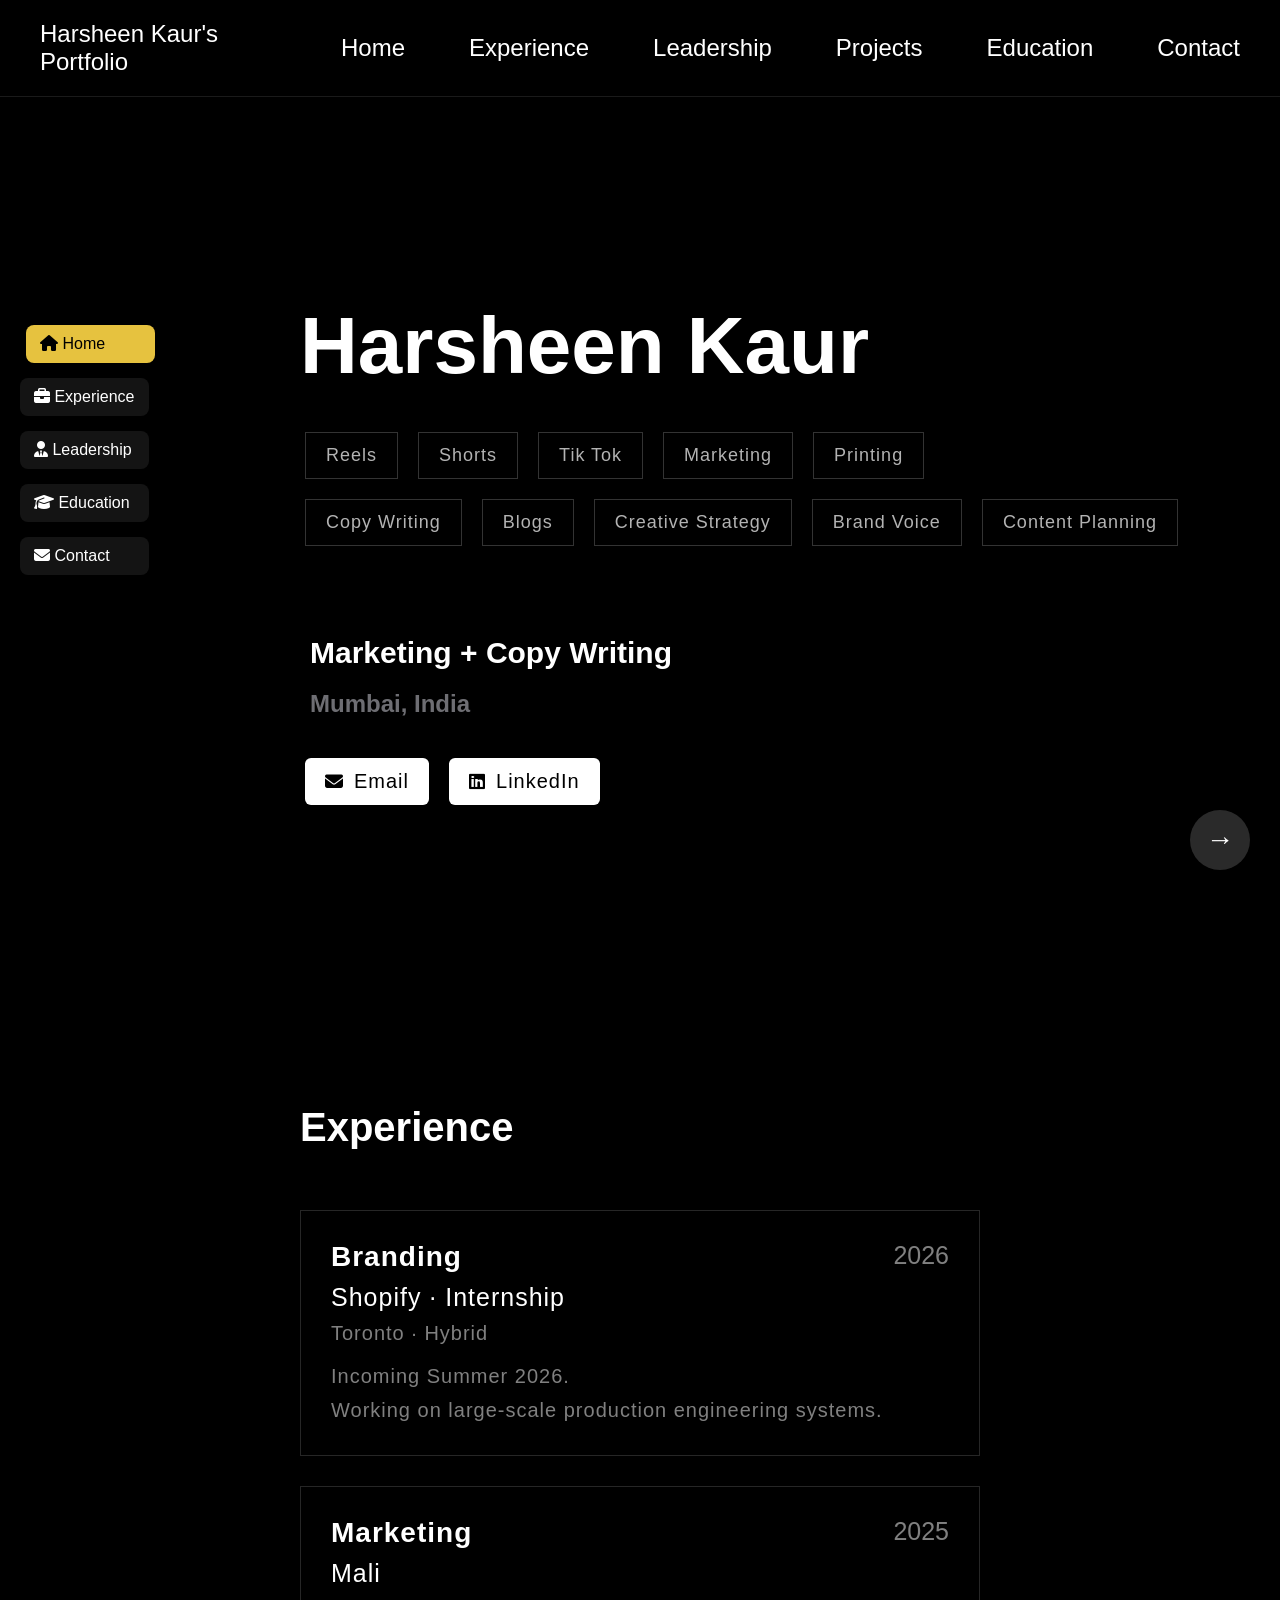
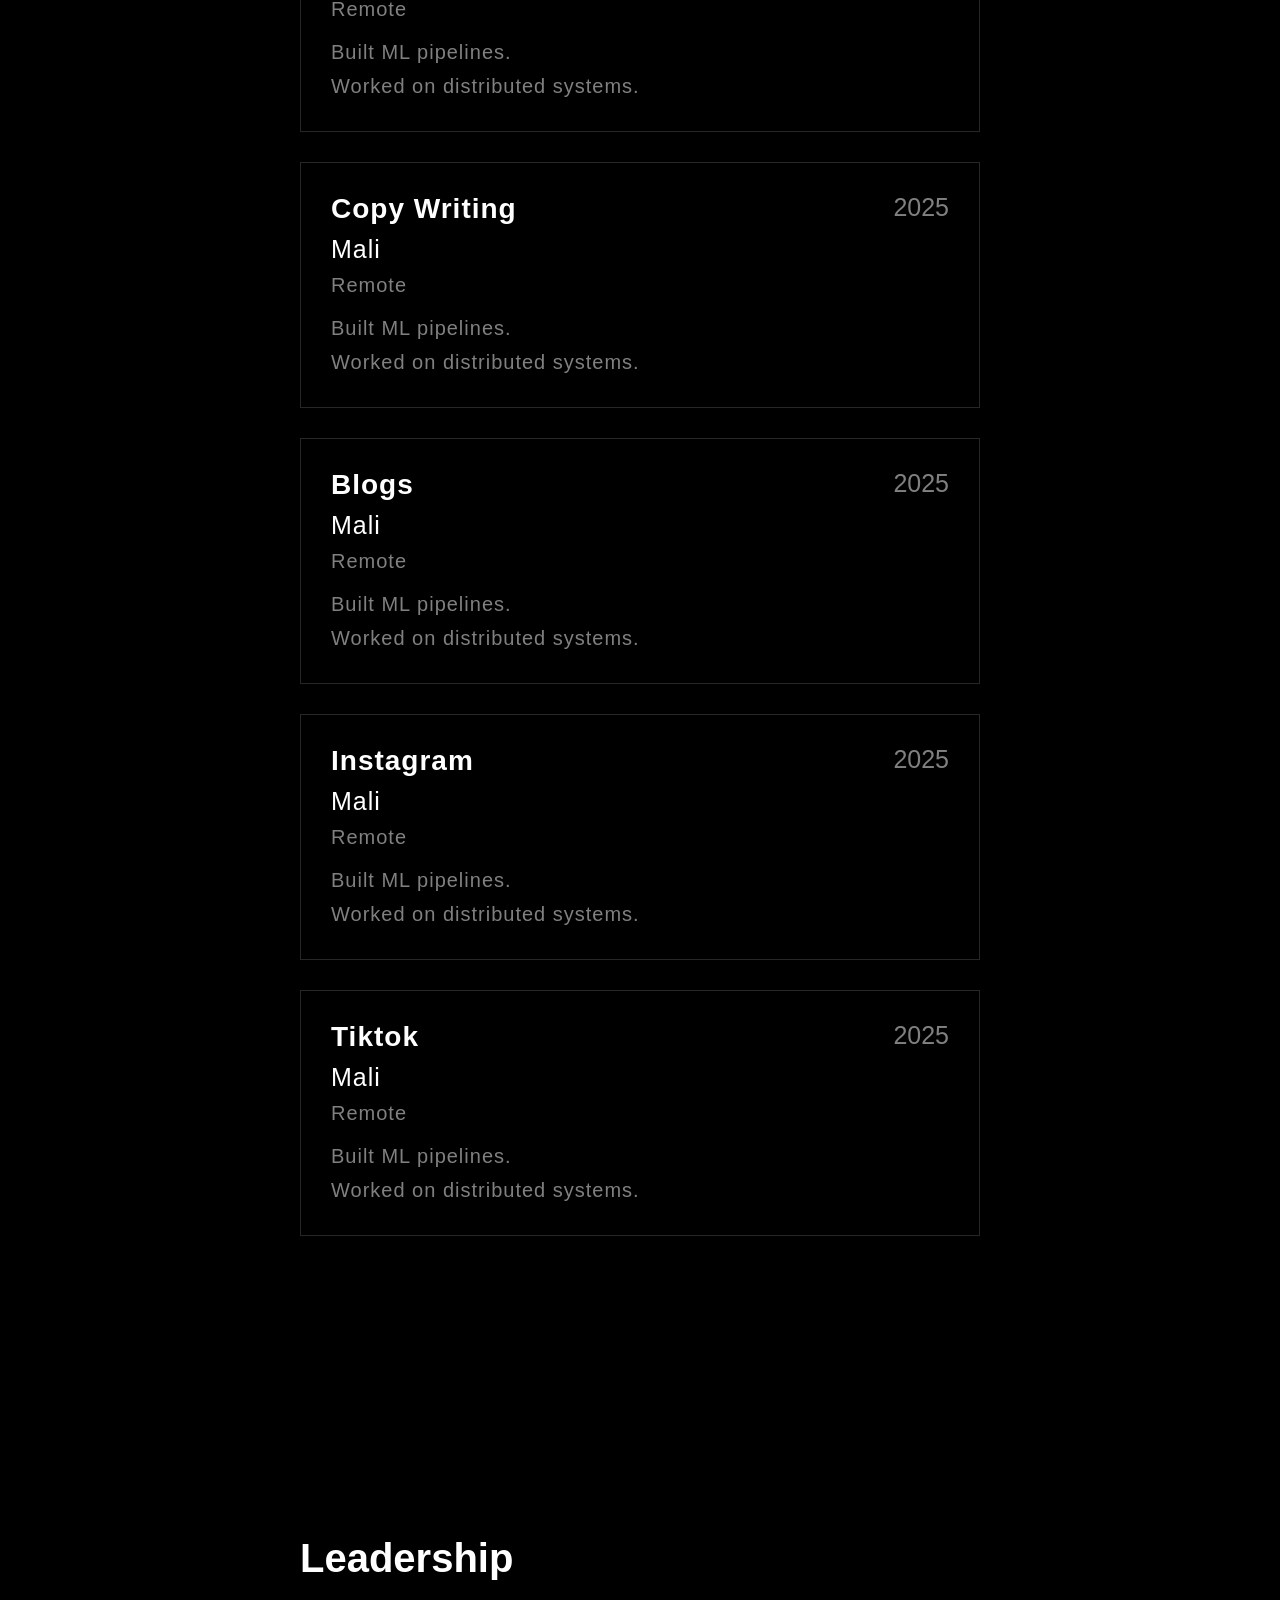
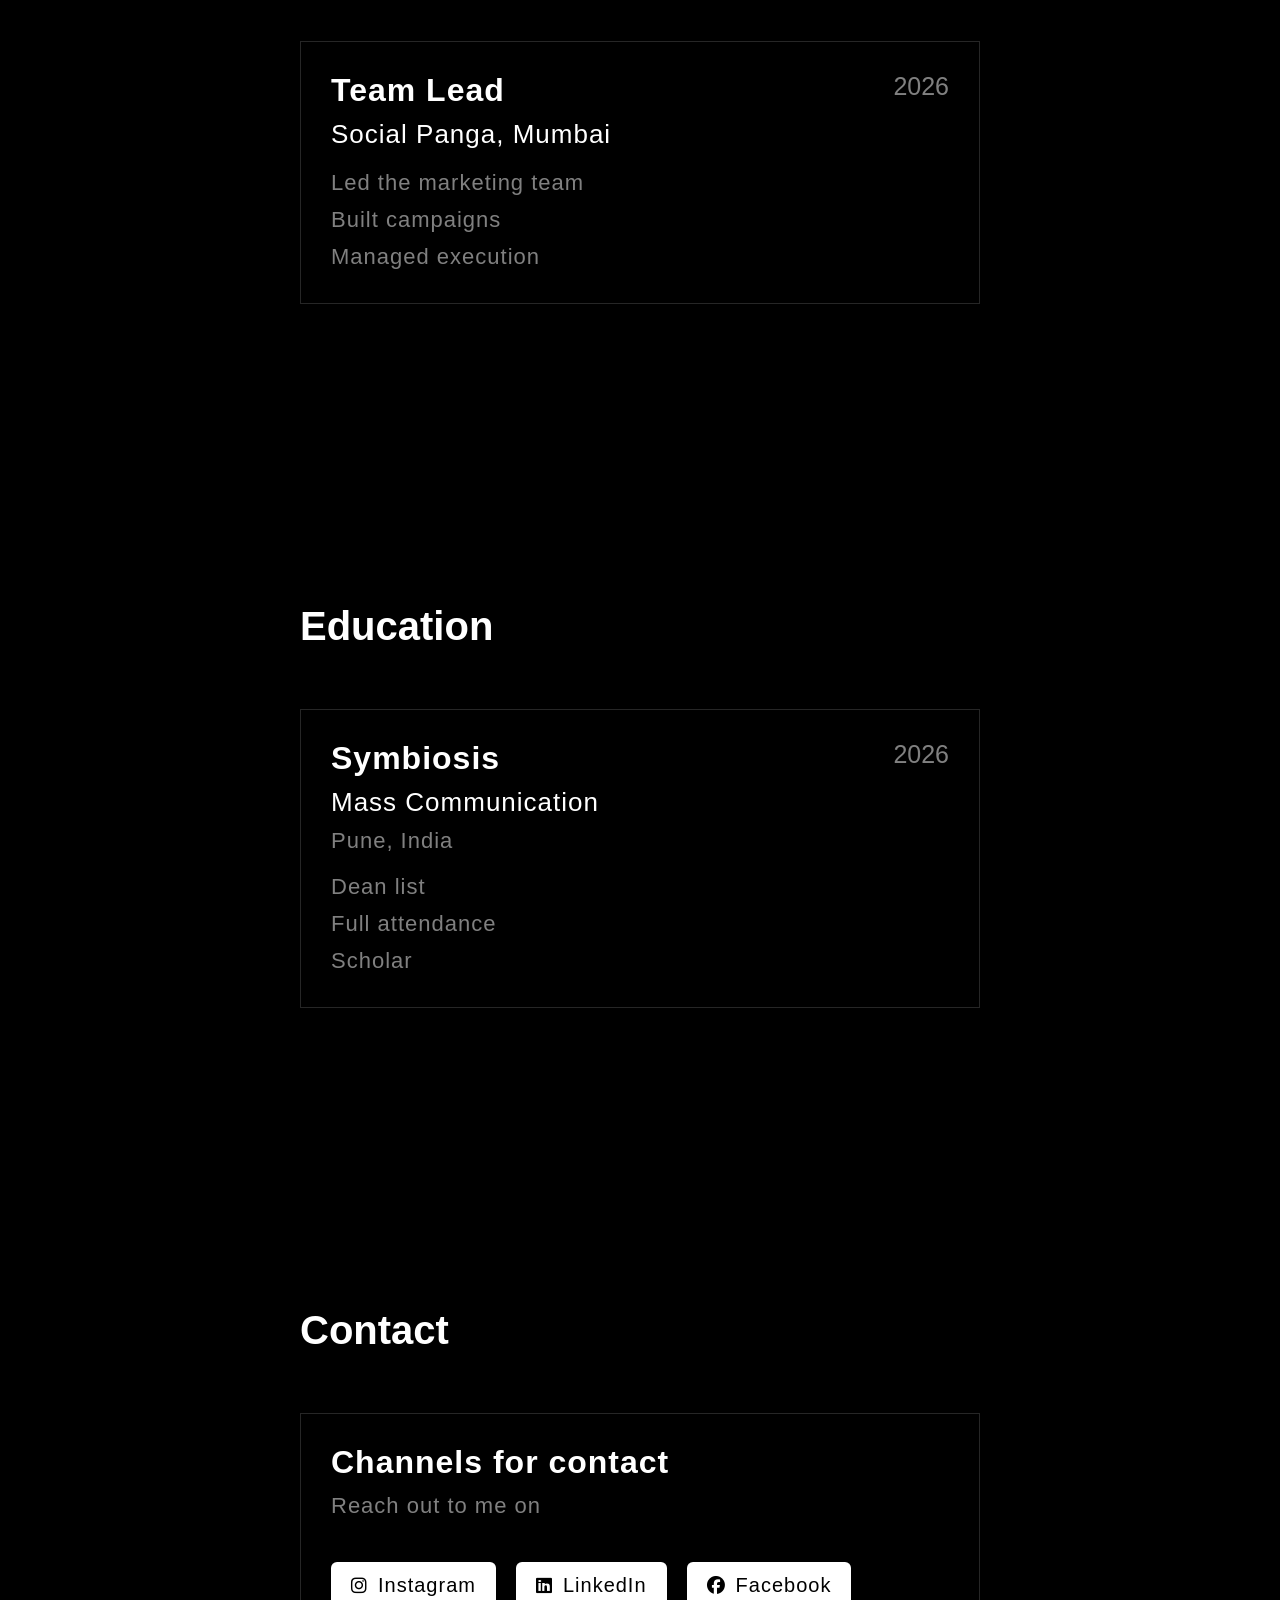
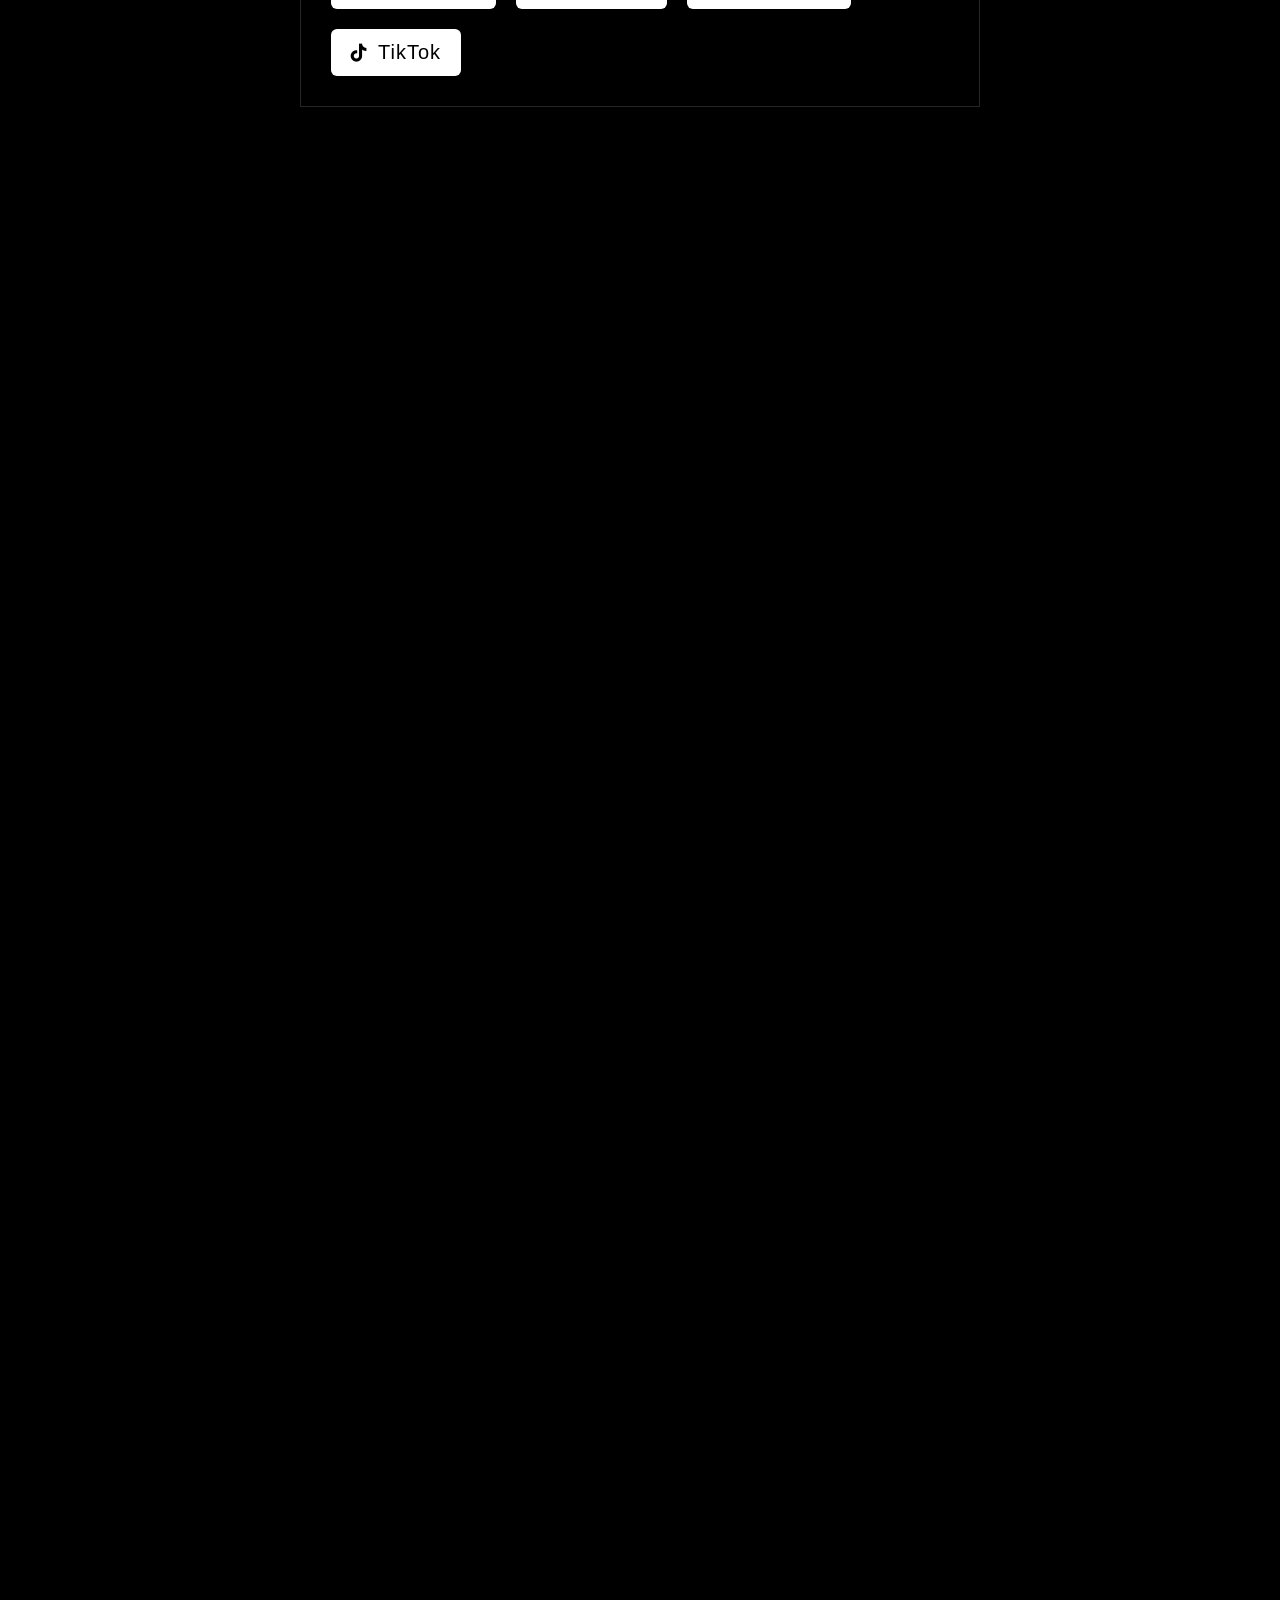
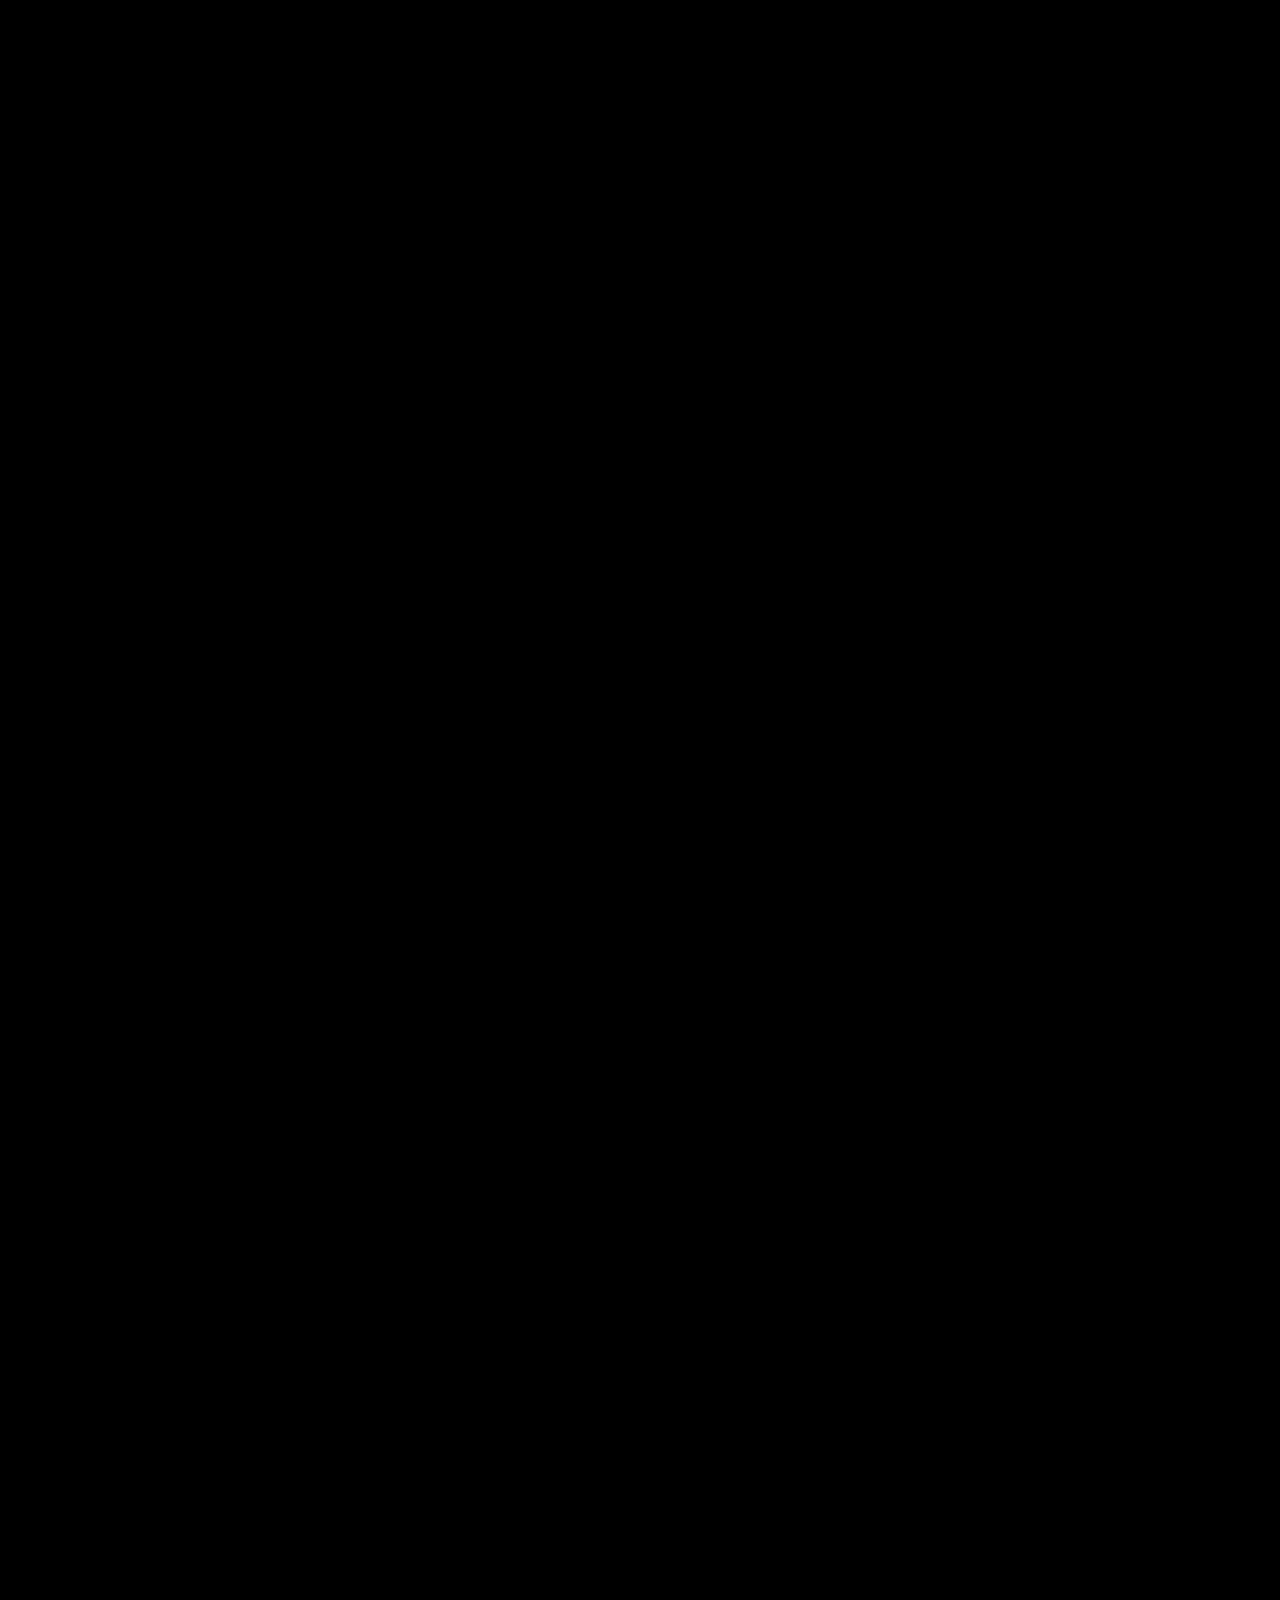
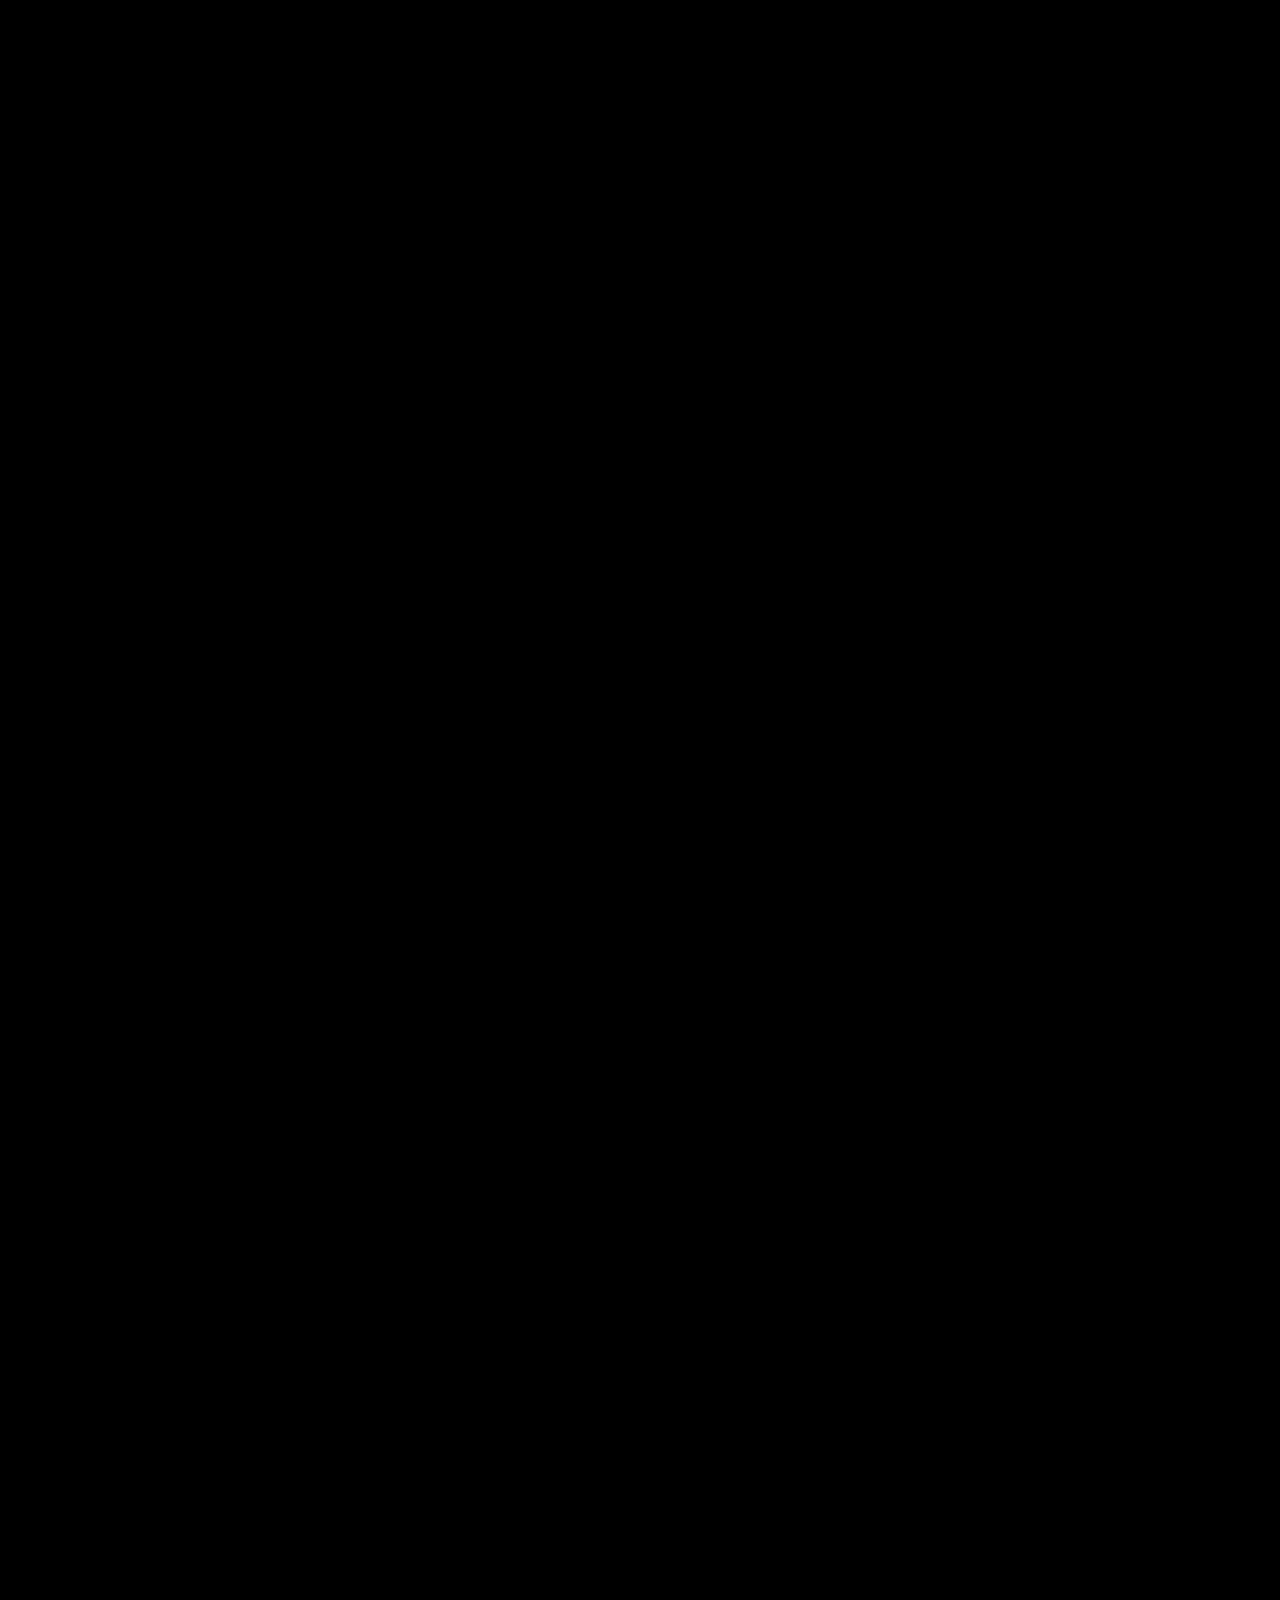
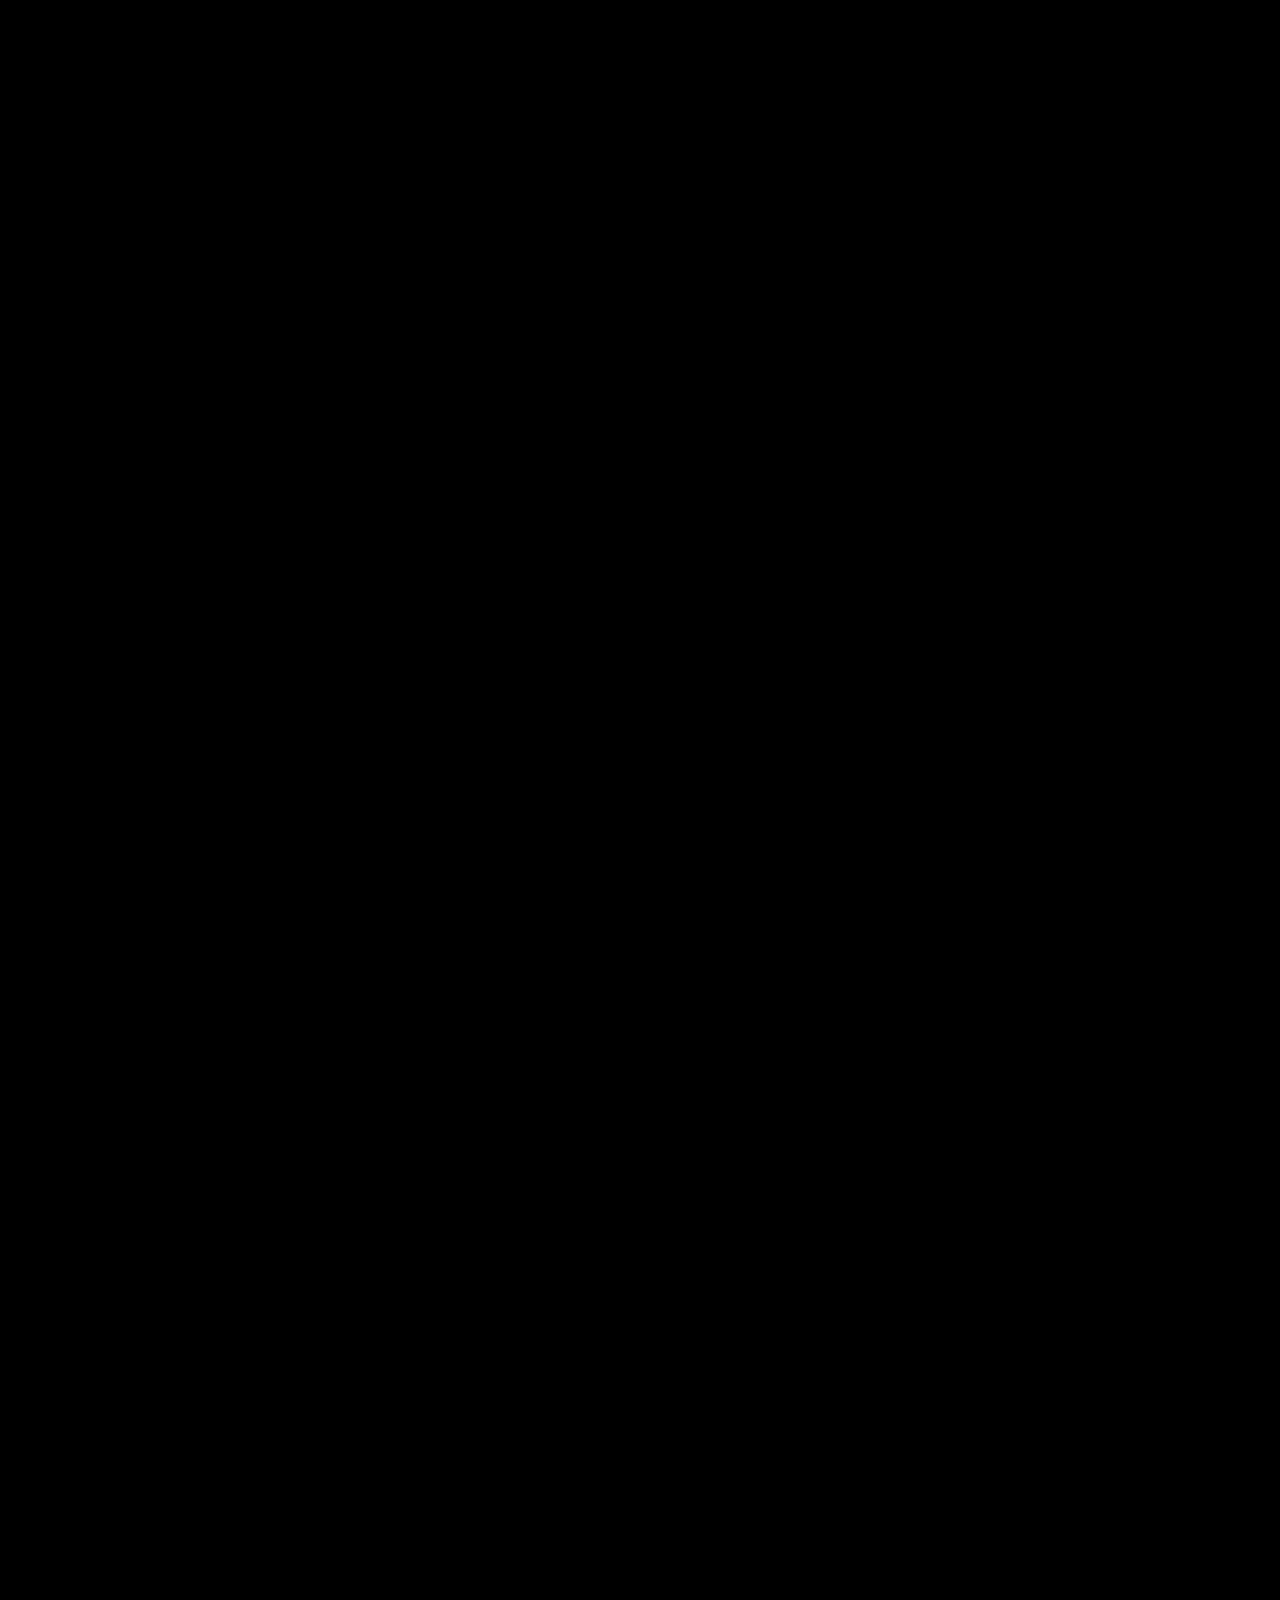
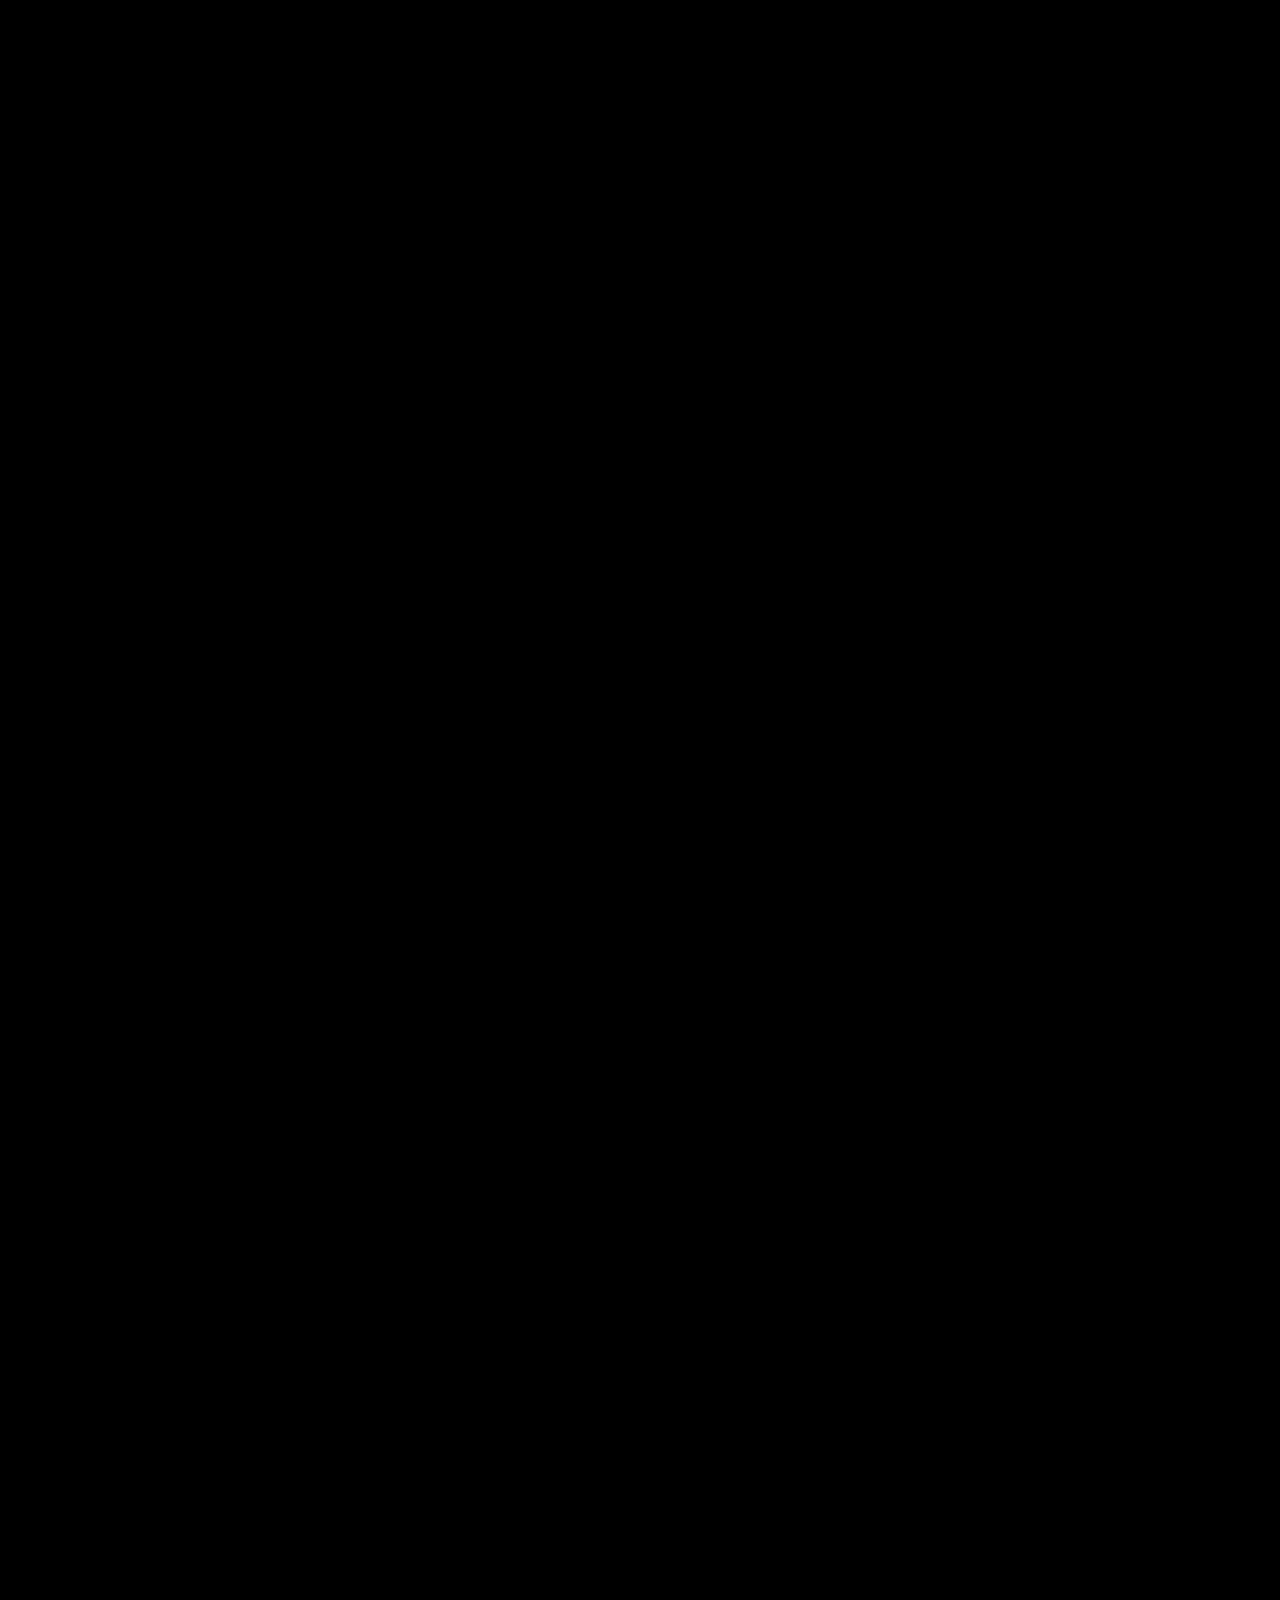
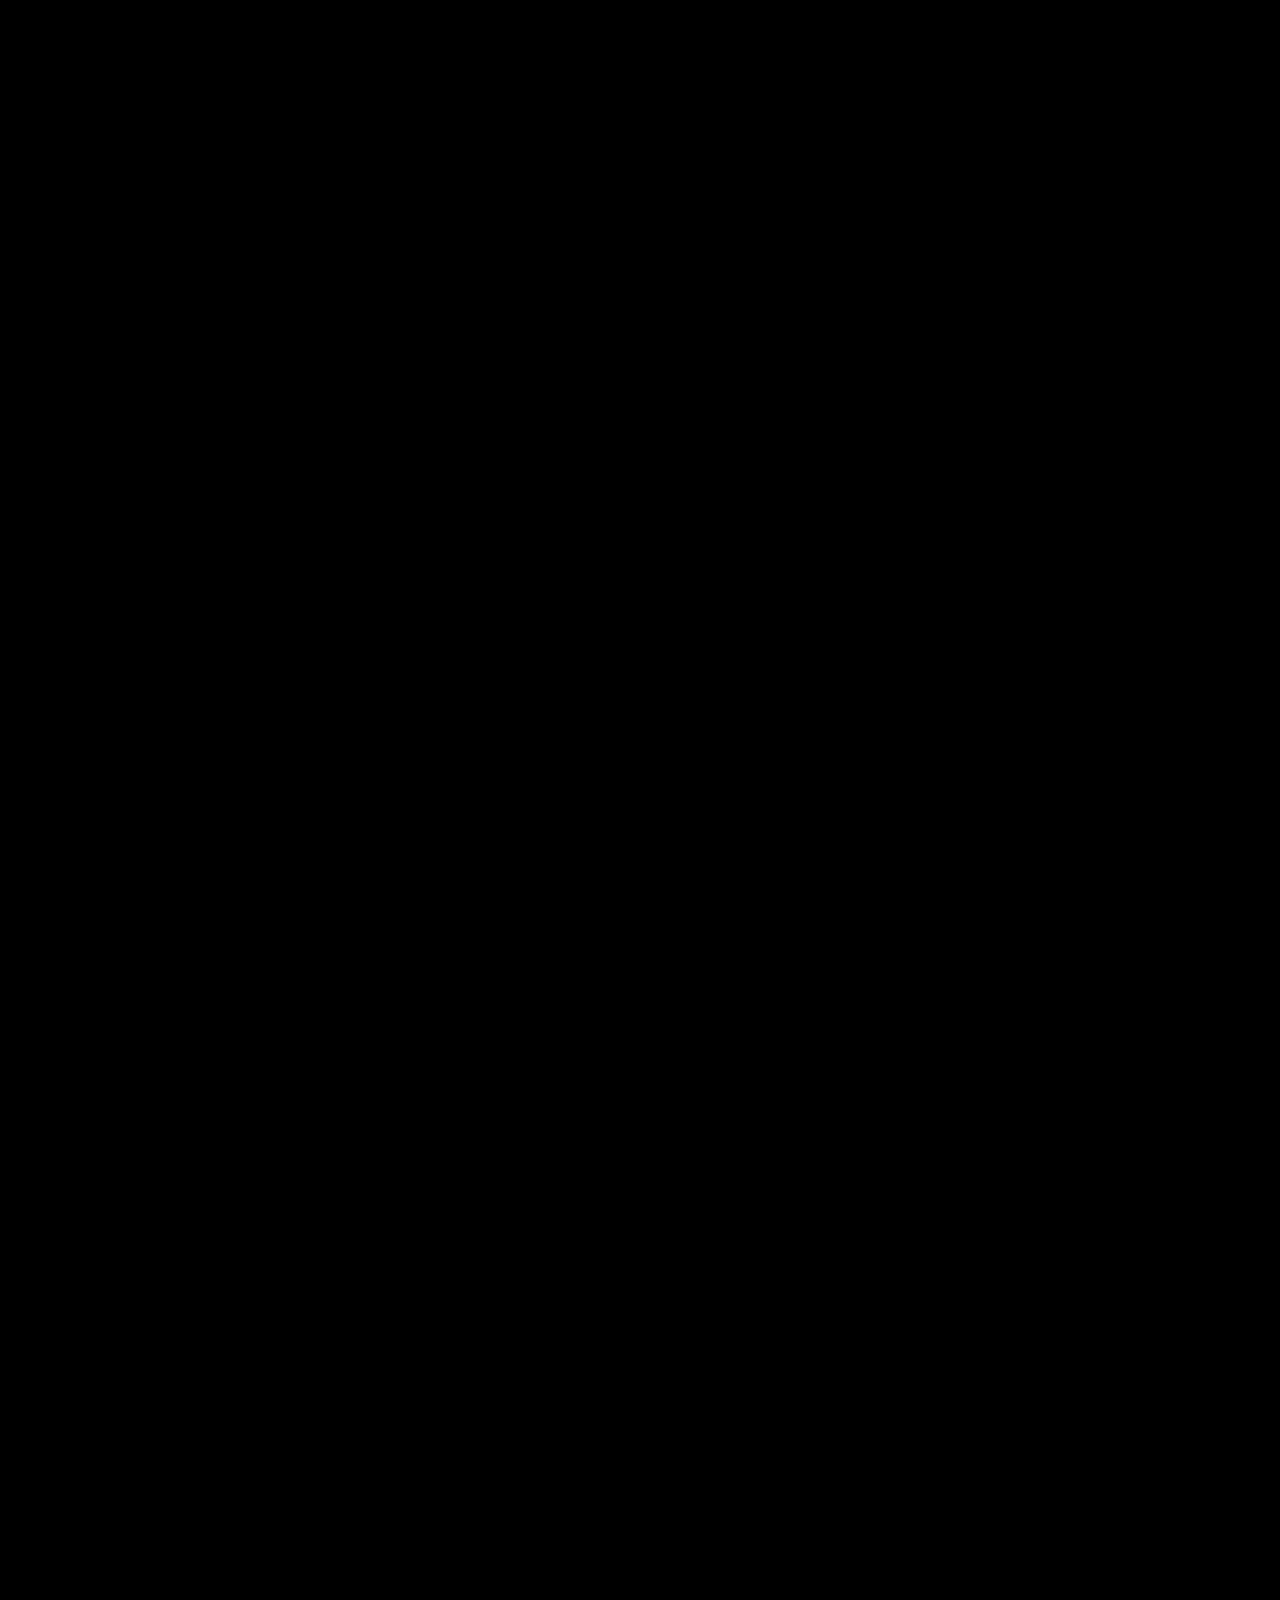
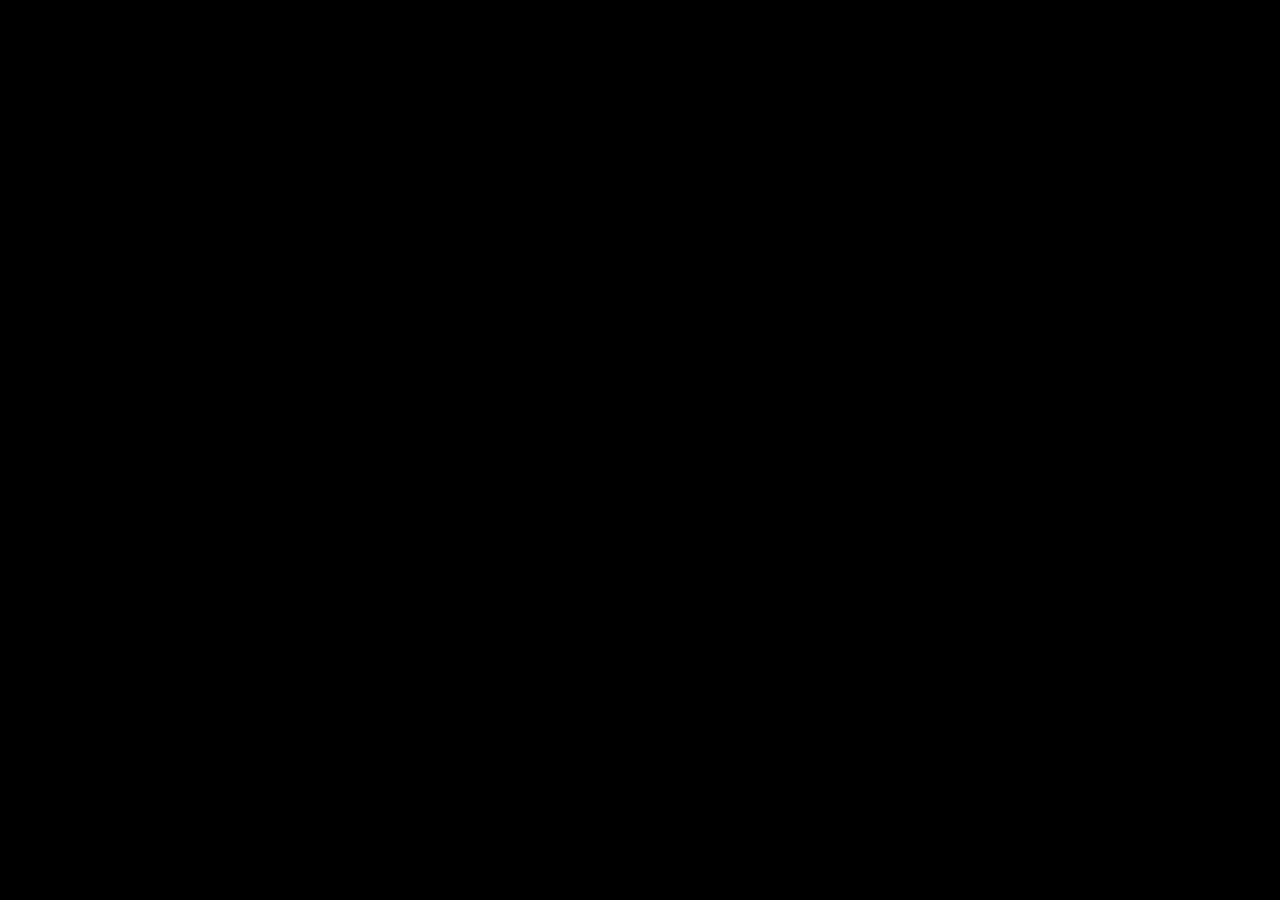
<file: main.html>
<!DOCTYPE html>
<html lang="en">
<head>
    <meta charset="UTF-8">
    <meta name="viewport" content="width=device-width, initial-scale=1.0">
    <title>Harsheen Kaur's Portfolio</title>

    <link rel="stylesheet" href="main.css">
    <link rel="stylesheet" href="https://cdnjs.cloudflare.com/ajax/libs/font-awesome/6.5.0/css/all.min.css">
</head>

<body>

<nav class="first_navbar">
    <a href="main.html">Harsheen Kaur's Portfolio</a>
    <a href="#home">Home</a>
    <a href="#xp">Experience</a>
    <a href="#leadership">Leadership</a>
    <a href="sign.html">Projects</a>
    <a href="#education">Education</a>
    <a href="#contact">Contact</a>
</nav>

<h1 id="home">Harsheen Kaur</h1>

<div class="tags">
    <span>Reels</span>
    <span>Shorts</span>
    <span>Tik Tok</span>
    <span>Marketing</span>
    <span>Printing</span>

    <div class="break"></div>

    <span>Copy Writing</span>
    <span>Blogs</span>
    <span>Creative Strategy</span>
    <span>Brand Voice</span>
    <span>Content Planning</span>
</div>

<h2>Marketing + Copy Writing</h2>
<h3>Mumbai, India</h3>

<div class="tags_2">
    <a href="mailto:yourname@email.com" class="email_btn">
        <i class="fa-solid fa-envelope"></i>
        Email
    </a>

    <a href="https://www.linkedin.com/in/your-profile" class="linkedin_btn" target="_blank">
        <i class="fa-brands fa-linkedin"></i>
        LinkedIn
    </a>
</div>

<a class="next_page" id="nextBtn" href="#xp">&#x2192;</a>

<section class="experience">
    <h1 id="xp">Experience</h1>

    <div class="exp_card">
        <div class="exp_header">
            <div>
                <h2>Branding</h2>
                <p class="company">Shopify · Internship</p>
                <p class="location">Toronto · Hybrid</p>
            </div>
            <span class="year">2026</span>
        </div>

        <p class="desc">Incoming Summer 2026.</p>
        <p class="desc">Working on large-scale production engineering systems.</p>
    </div>

    <div class="exp_card">
        <div class="exp_header">
            <div>
                <h2>Marketing</h2>
                <p class="company">Mali</p>
                <p class="location">Remote</p>
            </div>
            <span class="year">2025</span>
        </div>

        <p class="desc">Built ML pipelines.</p>
        <p class="desc">Worked on distributed systems.</p>
    </div>

    <div class="exp_card">
        <div class="exp_header">
            <div>
                <h2>Copy Writing</h2>
                <p class="company">Mali</p>
                <p class="location">Remote</p>
            </div>
            <span class="year">2025</span>
        </div>

        <p class="desc">Built ML pipelines.</p>
        <p class="desc">Worked on distributed systems.</p>
    </div>

    <div class="exp_card">
        <div class="exp_header">
            <div>
                <h2>Blogs</h2>
                <p class="company">Mali</p>
                <p class="location">Remote</p>
            </div>
            <span class="year">2025</span>
        </div>

        <p class="desc">Built ML pipelines.</p>
        <p class="desc">Worked on distributed systems.</p>
    </div>

    <div class="exp_card">
        <div class="exp_header">
            <div>
                <h2>Instagram</h2>
                <p class="company">Mali</p>
                <p class="location">Remote</p>
            </div>
            <span class="year">2025</span>
        </div>

        <p class="desc">Built ML pipelines.</p>
        <p class="desc">Worked on distributed systems.</p>
    </div>

    <div class="exp_card">
        <div class="exp_header">
            <div>
                <h2>Tiktok</h2>
                <p class="company">Mali</p>
                <p class="location">Remote</p>
            </div>
            <span class="year">2025</span>
        </div>

        <p class="desc">Built ML pipelines.</p>
        <p class="desc">Worked on distributed systems.</p>
    </div>
</section>

<section class="leadership">
    <h1 id="leadership">Leadership</h1>

    <div class="exp_card leadership_card">
        <div class="exp_header">
            <div>
                <h2>Team Lead</h2>
                <p class="company">Social Panga, Mumbai</p>
                <p class="location"></p>
            </div>
            <span class="year">2026</span>
        </div>

        <p class="desc">Led the marketing team</p>
        <p class="desc">Built campaigns</p>
        <p class="desc">Managed execution</p>
    </div>
</section>

<section class="education">
    <h1 id="education">Education</h1>

    <div class="exp_card leadership_card">
        <div class="exp_header">
            <div>
                <h2>Symbiosis</h2>
                <p class="company">Mass Communication</p>
                <p class="location">Pune, India</p>
            </div>
            <span class="year">2026</span>
        </div>

        <p class="desc">Dean list</p>
        <p class="desc">Full attendance</p>
        <p class="desc">Scholar</p>
    </div>
</section>

<section class="contact">
    <h1 id="contact">Contact</h1>

    <div class="exp_card leadership_card">
        <div class="exp_header">
            <div>
                <h2>Channels for contact</h2>
            </div>
        </div>

        <p class="desc">Reach out to me on</p>

        <div class="tags_2 social_links">

            <a href="#" class="ig"><i class="fa-brands fa-instagram"></i> Instagram</a>

            <a href="#" class="li"><i class="fa-brands fa-linkedin"></i> LinkedIn</a>

            <a href="#" class="fb"><i class="fa-brands fa-facebook"></i> Facebook</a>

            <a href="#" class="tt"><i class="fa-brands fa-tiktok"></i> TikTok</a>

        </div>
    </div>
</section>

<!-- SECTION SIDEBAR (LEFT) -->
<div class="section_sidebar">
    <a href="#home"><i class="fa-solid fa-house"></i> Home</a>
    <a href="#xp"><i class="fa-solid fa-briefcase"></i> Experience</a>
    <a href="#leadership"><i class="fa-solid fa-user-tie"></i> Leadership</a>
    <a href="#education"><i class="fa-solid fa-graduation-cap"></i> Education</a>
    <a href="#contact"><i class="fa-solid fa-envelope"></i> Contact</a>
</div>

<script>
const sections = ["home", "xp", "leadership", "education", "contact"];
const btn = document.getElementById("nextBtn");
const sidebar = document.querySelector(".section_sidebar");

function getCurrentSection() {
    let scrollPos = window.scrollY + window.innerHeight / 2;

    let current = sections[0];

    for (let i = 0; i < sections.length; i++) {
        const el = document.getElementById(sections[i]);

        if (el) {
            const top = el.getBoundingClientRect().top + window.scrollY;
            if (top <= scrollPos) {
                current = sections[i];
            }
        }
    }

    return current;
}

function updateButton() {
    let current = getCurrentSection();
    let index = sections.indexOf(current);

    if (index < sections.length - 1) {
        btn.href = "#" + sections[index + 1];
    } else {
        btn.href = "#home";
    }

    updateSidebarHighlight(current);
}

let scrollTimeout;

function handleSidebar() {
    sidebar.classList.add("show");

    clearTimeout(scrollTimeout);

    scrollTimeout = setTimeout(() => {
        sidebar.classList.remove("show");
    }, 1200);
}

window.addEventListener("scroll", () => {
    updateButton();
    handleSidebar();
});

window.addEventListener("load", updateButton);

function updateSidebarHighlight(currentSection) {
    const links = document.querySelectorAll(".section_sidebar a");

    links.forEach(link => {
        link.classList.remove("active");

        if (link.getAttribute("href") === "#" + currentSection) {
            link.classList.add("active");
        }
    });
}


</script>



</body>
</html>
</file>
<file: main.css>
* {
    margin: 0;
    padding: 0;
    box-sizing: border-box;
}

html, body {
    width: 100%;
    min-height: 15000px;
    scroll-behavior: smooth;
    background-color: black;
    font-family: Arial, sans-serif;
}


/* NAVBAR */
.first_navbar {
    position: fixed;
    top: 0;
    z-index: 1000;
    display: flex;
    align-items: center;
    gap: 4rem;
    font-size: 24px;
    width: 100%;
    background-color: rgba(0, 0, 0, 0.6);
    backdrop-filter: blur(12px);
    border-bottom: 1px solid rgba(255, 255, 255, 0.1);
    padding: 20px 40px;
}

.first_navbar a {
    position: relative;
    text-decoration: none;
    color: white;
    transition: all 0.3s ease;
}

.first_navbar a:first-child {
    margin-right: auto;
}

.first_navbar a::after {
    content: '';
    position: absolute;
    width: 0;
    height: 2px;
    left: 0;
    bottom: -4px;
    background-color: rgba(255, 215, 70, 0.8);
    transition: width 0.3s ease;
}

.first_navbar a:hover {
    color: rgba(255, 215, 70, 0.8);
    transform: scale(1.05);
}

.first_navbar a:hover::after {
    width: 100%;
}

/* MAIN TITLE */
h1 {
    color: white;
    margin-top: 300px;
    margin-left: 300px;
    font-size: 80px;
}

/* TAGS */
.tags {
    margin-top: 40px;
    margin-left: 305px;
    display: flex;
    flex-wrap: wrap;
    gap: 10px 20px;
}

.tags span {
    padding: 12px 20px;
    border: 1px solid rgba(255, 255, 255, 0.2);
    color: rgba(255, 255, 255, 0.7);
    font-size: 18px;
    letter-spacing: 1px;
    background-color: rgba(0, 0, 0, 0.4);
    backdrop-filter: blur(6px);
    transition: all 0.3s ease;
}

.tags span:hover {
    color: rgba(255, 215, 70, 0.9);
    border-color: rgba(255, 215, 70, 0.6);
    transform: translateY(-3px);
}

.break {
    flex-basis: 100%;
}

/* SUBTEXT */
h2 {
    color: white;
    margin-top: 90px;
    margin-left: 310px;
    font-size: 30px;
}

h3 {
    color: #6E6E73;
    margin-top: 20px;
    margin-left: 310px;
    font-size: 24px;
}

/* CONTACT BUTTONS */
.tags_2 {
    margin-top: 40px;
    margin-left: 305px;
    display: flex;
    gap: 20px;
}

.tags_2 a {
    display: flex;
    align-items: center;
    gap: 10px;

    padding: 12px 20px;
    font-size: 20px;
    letter-spacing: 1px;

    background-color: white;
    color: black;
    text-decoration: none;

    border-radius: 6px;
    transition: all 0.3s ease;
}

/* ICON SIZE */
.tags_2 i {
    font-size: 18px;
}

/* HOVER EFFECT */
.tags_2 a:hover {
    transform: translateY(-3px);
    background-color: rgba(255, 215, 70, 0.9);
    color: black;
}

/* NEXT BUTTON */
.next_page {
    position: fixed;
    bottom: 30px;
    right: 30px;
    width: 60px;
    height: 60px;
    border-radius: 50%;
    background-color: rgba(71, 70, 70, 0.6);
    display: flex;
    align-items: center;
    justify-content: center;
    backdrop-filter: blur(8px);
    color: white;
    font-size: 28px;
    text-decoration: none;
    transition: all 0.25s ease;
}

.next_page:hover {
    transform: scale(1.1);
    color: rgba(255, 215, 70, 0.8);
}

#home {
    scroll-margin-top: 300px;
     scroll-behavior: smooth;
}


/* SECTION */
.experience {
    margin-top: 200px;
    margin-left: 300px;
    margin-right: 300px;
    color: white;
}

/* CARD */
.exp_card {
    border: 1px solid rgba(255,255,255,0.15);
    padding: 30px;
    margin-top: 30px;
    background-color: rgba(0,0,0,0.4);
    transition: all 0.3s ease;
}

/* HOVER EFFECT (subtle like screenshot) */
.exp_card:hover {
    border-color: rgba(255,255,255,0.3);
    transform: translateY(-4px);
}

/* HEADER (title + year aligned) */
.exp_header {
    display: flex;
    justify-content: space-between;
    align-items: flex-start;
}

/* TEXT STYLES */
.exp_header h2 {
    font-size: 28px;      /* bigger */
    margin-bottom: 4px;   /* tighter */
    margin-top: 0;
    margin-left: 0;
    letter-spacing: 1px;
}

.company {
    font-size: 25px;      /* bigger */
    margin-top: 10px;     /* reduced */
    margin-bottom: 10px;  /* reduced */
    letter-spacing: 1px;
}

.location {
    font-size: 20px;      /* slightly bigger */
    color: rgba(255,255,255,0.5);
    margin-bottom: 12px;  /* reduced */
    letter-spacing: 1px;
}

/* YEAR */
.year {
    font-size: 25px;      /* slightly bigger */
    color: rgba(255,255,255,0.5);
}

/* DESCRIPTION */
.desc {
    font-size: 20px;      /* bigger */
    line-height: 1.5;    /* tighter lines */
    margin-top: 4px;      /* reduced */
    letter-spacing: 1px;
    color: rgba(255,255,255,0.5);
}

#xp{
    color: white;
    margin-top: 300px;
    margin-left: 0px;
    margin-bottom: 60px;
    font-size: 40px;
    scroll-margin-top: 178px;
     scroll-behavior: smooth;
}

.leadership {
    margin-top: 200px;
    margin-left: 300px;
    margin-right: 300px;
    color: white;
}


#leadership{
    color: white;
    margin-top: 300px;
    margin-left: 0px;
    margin-bottom: 60px;
    font-size: 40px;
    scroll-margin-top: 178px;
     scroll-behavior: smooth;
}


.leadership card {
    border: 1px solid rgba(255,255,255,0.15);
    padding: 30px;
    margin-top: 30px;
    background-color: rgba(0,0,0,0.4);
    transition: all 0.3s ease;
    min-height: 325px;
}
/* scale text inside ONLY this card */
.leadership_card h2 {
    font-size: 32px;
}

.leadership_card .company {
    font-size: 26px;
}

.leadership_card .location {
    font-size: 22px;
}

.leadership_card .desc {
    font-size: 22px;
}

.education {
    margin-top: 200px;
    margin-left: 300px;
    margin-right: 300px;
    color: white;
}


#education{
    color: white;
    margin-top: 300px;
    margin-left: 0px;
    margin-bottom: 60px;
    font-size: 40px;
    scroll-margin-top: 178px;
     scroll-behavior: smooth;
}


.contact {
    margin-top: 200px;
    margin-left: 300px;
    margin-right: 300px;
    color: white;
}

#contact{
    color: white;
    margin-top: 300px;
    margin-left: 0px;
    margin-bottom: 60px;
    font-size: 40px;
    scroll-margin-top: 178px;
     scroll-behavior: smooth;
}


.social_links {
    flex-wrap: wrap;   /* allows it to break nicely on smaller screens */
    gap: 20px;
    margin-left: 0px;
}

/* make all icons align perfectly */
.social_links a {
    display: flex;
    align-items: center;
    gap: 10px;
}

/* ensure consistent icon sizing */
.social_links i {
    font-size: 18px;
}

/* smooth transition for all buttons */
.social_links a {
    transition: all 0.3s ease;
}

/* Instagram — gradient glow */
.social_links a.ig:hover {
    background: linear-gradient(45deg, #f9ce34, #ee2a7b, #6228d7);
    color: white;
    box-shadow: 0 0 20px rgba(238, 42, 123, 0.7);
    transform: translateY(-3px);
}

/* LinkedIn — blue glow */
.social_links a.li:hover {
    background: #0A66C2;
    color: white;
    box-shadow: 0 0 20px rgba(10, 102, 194, 0.6);
    transform: translateY(-3px);
}

/* Facebook — classic blue glow */
.social_links a.fb:hover {
    background: #1877F2;
    color: white;
    box-shadow: 0 0 20px rgba(24, 119, 242, 0.6);
    transform: translateY(-3px);
}

/* TikTok — neon glow */
.social_links a.tt:hover {
    background: #111;
    color: #fff;
    box-shadow: 
        0 0 10px #25F4EE,
        0 0 20px #FE2C55;
    transform: translateY(-3px);
}

/* SAME CSS YOU ALREADY HAVE — ONLY ADD THIS AT THE END */

/* KEEP YOUR ORIGINAL CSS EXACTLY AS IS ABOVE THIS POINT */

/* FIX EMAIL + LINKEDIN HOVER (HOME SECTION) */
.tags_2 a.email_btn:hover {
    background: #D44638 !important;
    color: white !important;
    box-shadow: 0 0 20px rgba(212, 70, 56, 0.6);
}

.tags_2 a.linkedin_btn:hover {
    background: #0A66C2 !important;
    color: white !important;
    box-shadow: 0 0 20px rgba(10, 102, 194, 0.6);
}

/* LEFT SIDEBAR */
.section_sidebar {
    position: fixed;
    left: 20px;
    top: 50%;
    transform: translateY(-50%) translateX(-120%);
    opacity: 0;
    pointer-events: none;

    display: flex;
    flex-direction: column;
    gap: 15px;
    transition: all 0.4s ease;
    z-index: 9999;
}

.section_sidebar.show {
    transform: translateY(-50%) translateX(0);
    opacity: 1;
    pointer-events: auto;
}

.section_sidebar a {
    color: white;
    text-decoration: none;
    font-size: 16px;
    padding: 10px 14px;
    background: rgba(255,255,255,0.08);
    border-radius: 8px;
    backdrop-filter: blur(10px);
    transition: 0.3s;
}

.section_sidebar a:hover {
    background: rgba(255, 215, 70, 0.9);
    color: black;
    transform: translateX(5px);
}


.section_sidebar a.active {
    background: rgba(255, 215, 70, 0.9);
    color: black;
    transform: translateX(6px);
}
</file>
